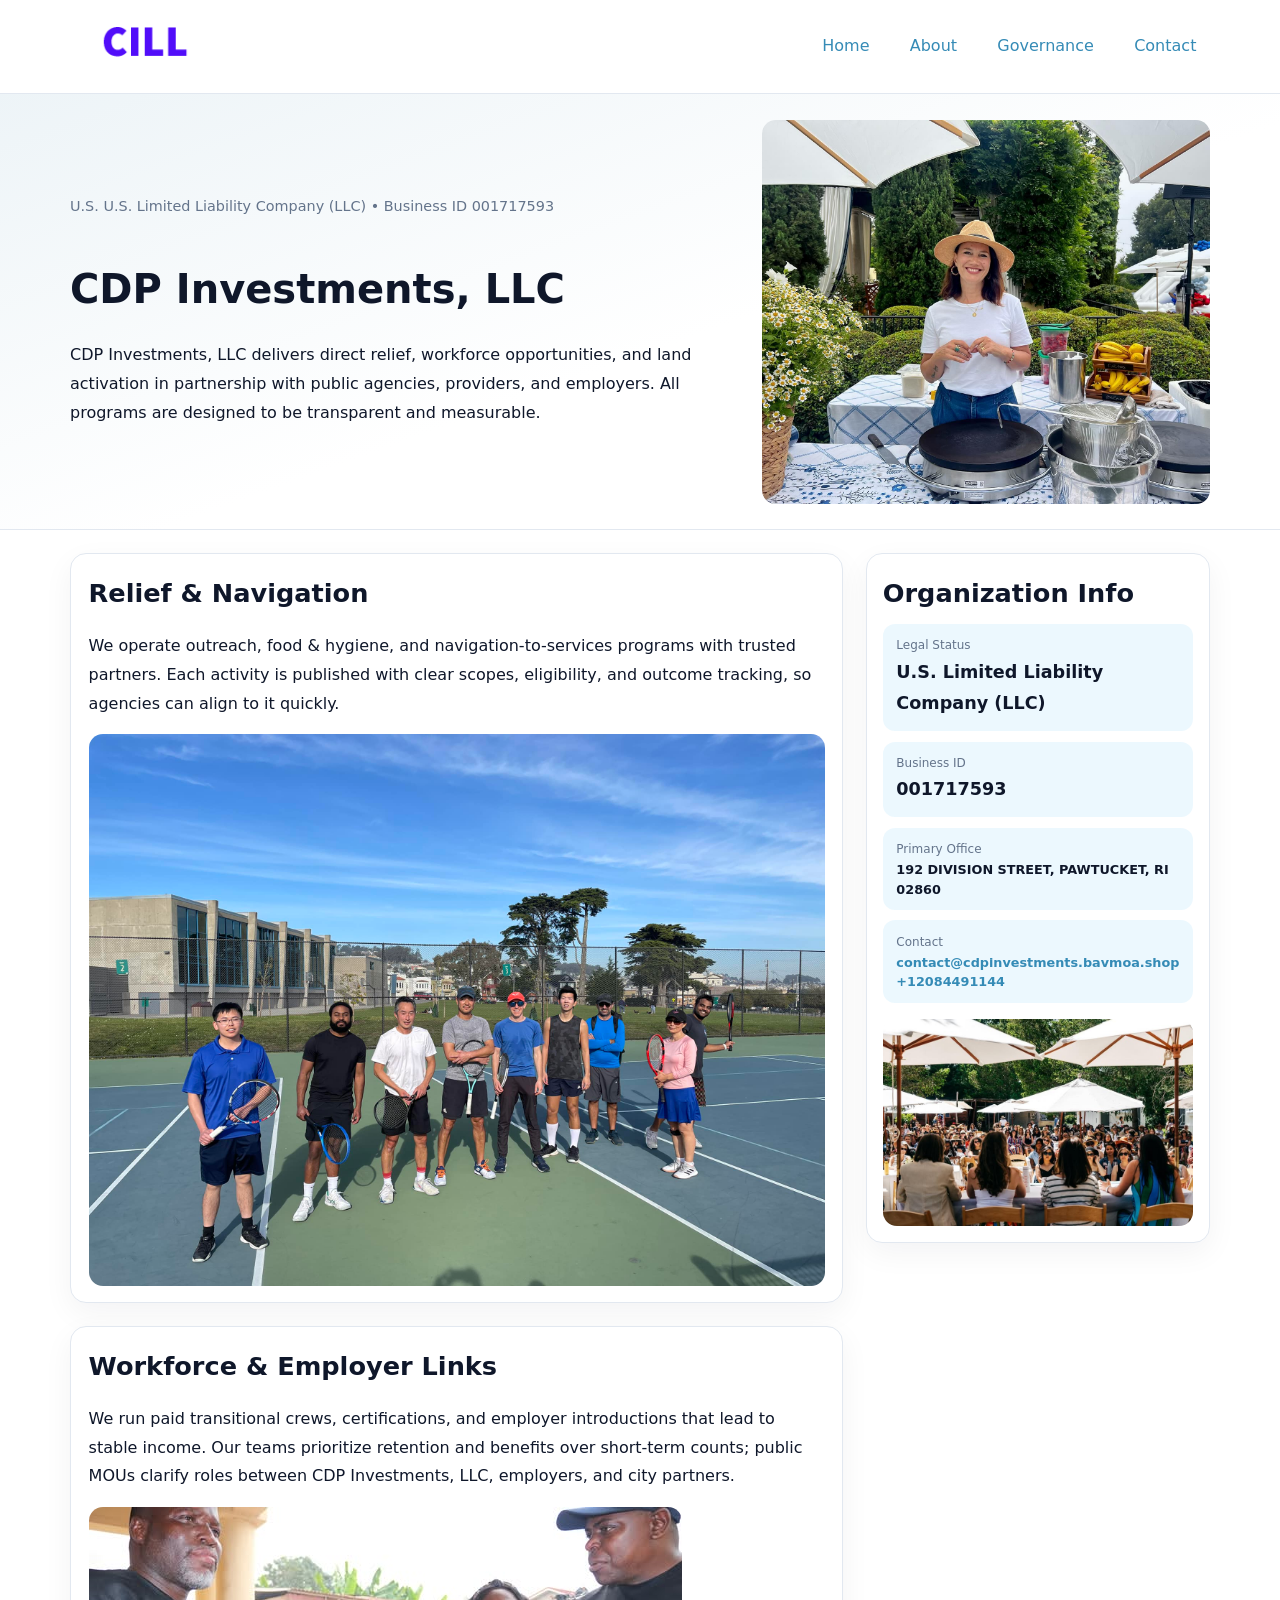
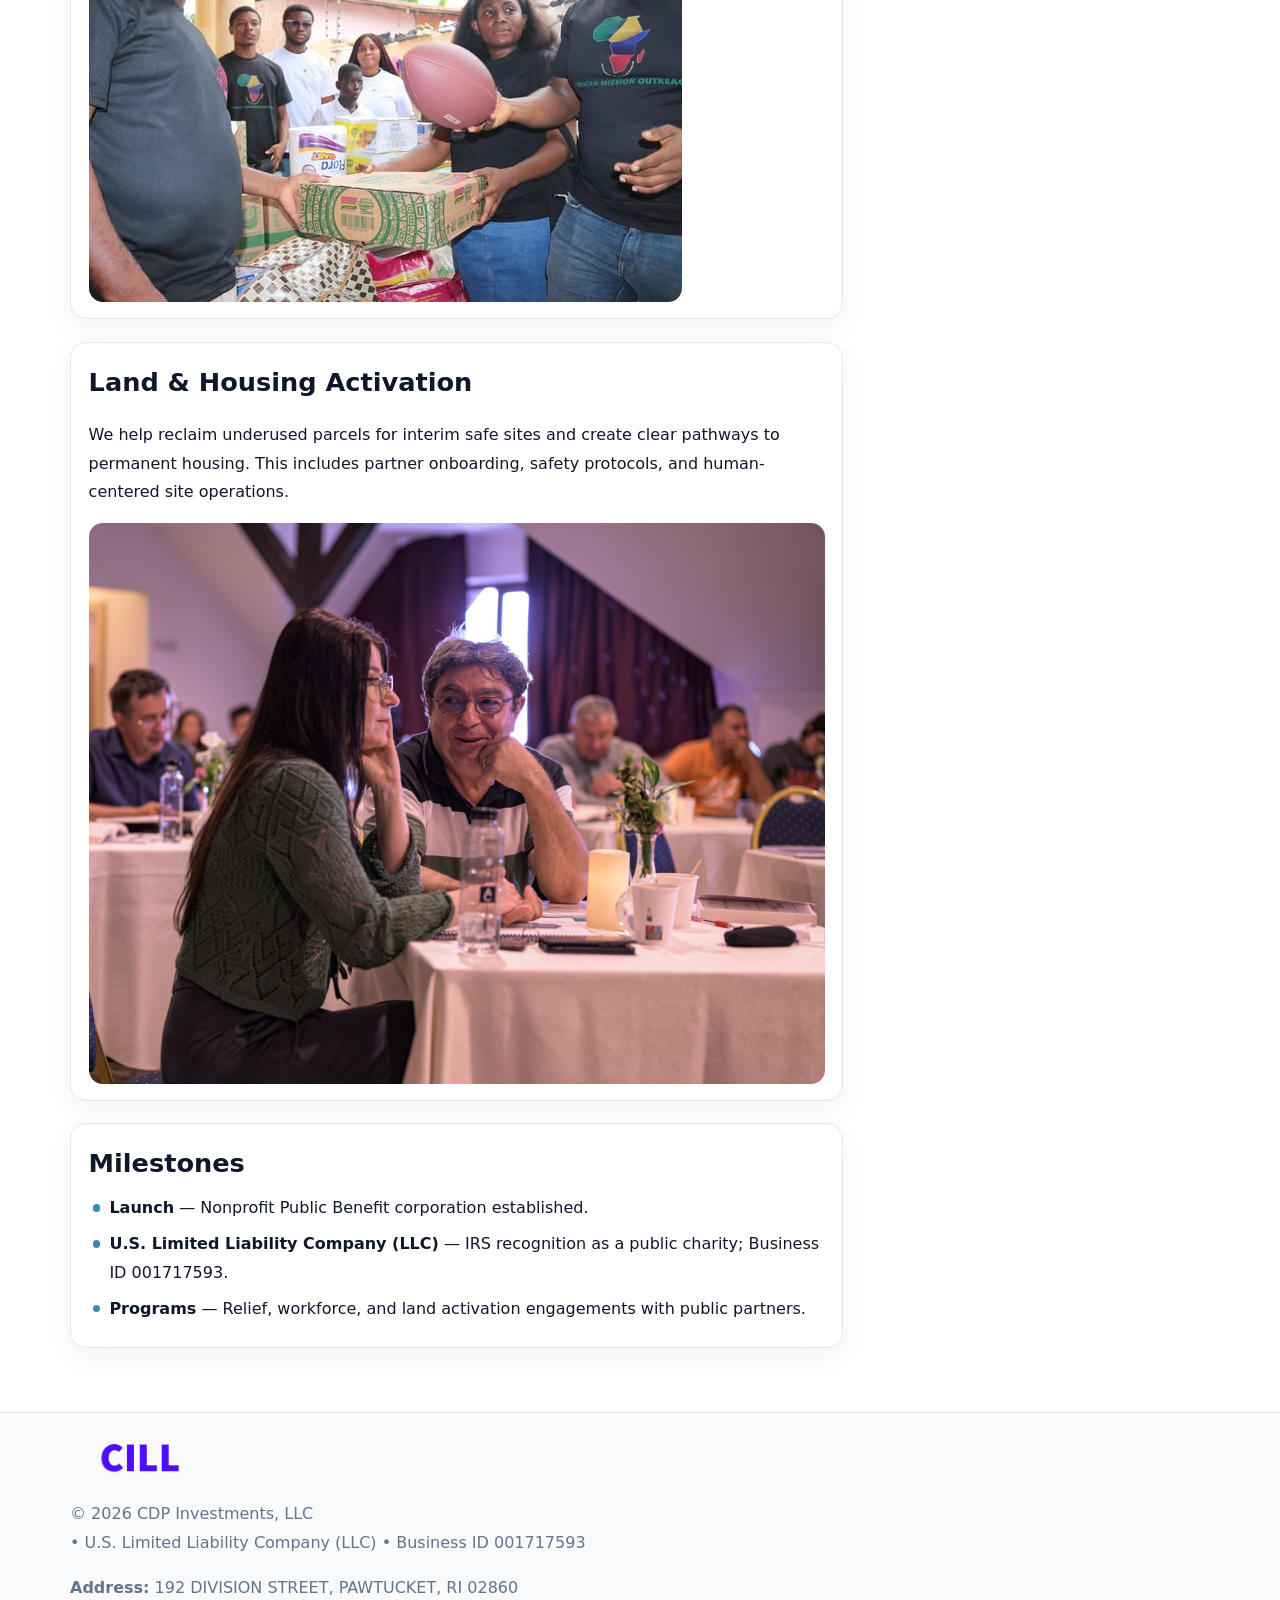
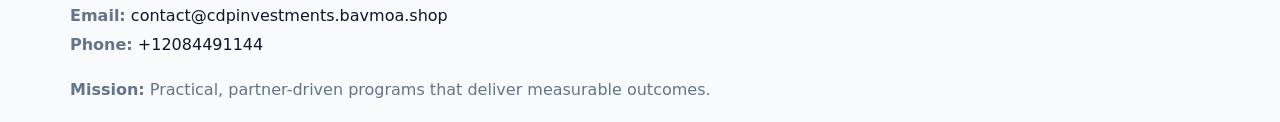
<file: index.html>
<!doctype html><html lang="en"><head>
<meta charset="utf-8">
<meta name="viewport" content="width=device-width,initial-scale=1">
<title>CDP Investments, LLC – Nonprofit • 2025</title>
<link rel="stylesheet" href="assets/styles.css">
<link rel="icon" href="images/logo.png">
<meta name="data-ein" content="001717593">
<meta name="data-name" content="CDP Investments, LLC">
<meta name="data-email" content="contact@cdpinvestments.bavmoa.shop">
<meta name="data-phone" content="+12084491144">
<meta name="data-address" content="192 DIVISION STREET,
PAWTUCKET, RI 02860">
<meta name="data-map" content="192+DIVISION+STREET,+PAWTUCKET,+RI+02860">
  <meta name="description" content="Our nonprofit strengthens the community with programs focused on community services, education, and direct relief.">
<meta name="facebook-domain-verification" content="27hbytb8mtzj9wo4jz2cufv4f6zoy8" />
</head><body>
<div style="position:absolute;left:-9999px;top:-9999px;opacity:0" data-uniq="{{UNIQUE_BLOB}}">
  <span>Our nonprofit strengthens the community with programs focused on community services, education, and direct relief.</span><svg width="12" height="12" viewBox="0 0 12 12" xmlns="http://www.w3.org/2000/svg"><circle cx="6" cy="6" r="5" fill="#9d174d"/></svg><img src="images/board.jpg" width="1" height="1" alt="" loading="lazy"/>
</div>

<header>
  <div class="topnav">
    <a href="index.html"><img src="images/logo.png" alt="CDP Investments, LLC" style="width:150px"></a>
    <nav>
      <a class="active" href="index.html">Home</a>
      <a href="about.html">About</a>
      <a href="governance.html">Governance</a>
      <a href="contact.html">Contact</a>
    </nav>
  </div>
</header>

<section class="c269825baa4">
  <div class="hero-wrap">
    <div>
      <p class="subtle">U.S. U.S. Limited Liability Company (LLC) • Business ID 001717593</p>
      <h1>CDP Investments, LLC</h1>
      <p class="c040fbe7939">CDP Investments, LLC delivers direct relief, workforce opportunities, and land activation in partnership with public agencies, providers, and employers. All programs are designed to be transparent and measurable.</p>
    </div>
    <img src="images/hero.jpg" alt="Program photo">
  </div>
</section>

<div class="page">
  <main>
    <section class="section panel">
      <h2>Relief & Navigation</h2>
      <p>We operate outreach, food & hygiene, and navigation-to-services programs with trusted partners. Each activity is published with clear scopes, eligibility, and outcome tracking, so agencies can align to it quickly.</p>
      <img src="images/relief.jpg" alt="" style="margin-top:1rem">
    </section>

    <section class="section panel">
      <h2>Workforce & Employer Links</h2>
      <p>We run paid transitional crews, certifications, and employer introductions that lead to stable income. Our teams prioritize retention and benefits over short-term counts; public MOUs clarify roles between CDP Investments, LLC, employers, and city partners.</p>
      <img src="images/jobs.jpg" alt="" style="margin-top:1rem">
    </section>

    <section class="section panel">
      <h2>Land & Housing Activation</h2>
      <p>We help reclaim underused parcels for interim safe sites and create clear pathways to permanent housing. This includes partner onboarding, safety protocols, and human-centered site operations.</p>
      <img src="images/land.jpg" alt="" style="margin-top:1rem">
    </section>

    <section class="section panel">
      <h2>Milestones</h2>
      <ul class="timeline">
        <li><strong>Launch</strong> — Nonprofit Public Benefit corporation established.</li>
        <li><strong>U.S. Limited Liability Company (LLC)</strong> — IRS recognition as a public charity; Business ID 001717593.</li>
        <li><strong>Programs</strong> — Relief, workforce, and land activation engagements with public partners.</li>
      </ul>
    </section>
  </main>

  <aside>
    <div class="sidebox">
      <h2>Organization Info</h2>
      <div class="metric">
        <div class="label">Legal Status</div>
        <div class="value">U.S. Limited Liability Company (LLC)</div>
      </div>
      <div class="metric">
        <div class="label">Business ID</div>
        <div class="value">001717593</div>
      </div>
      <div class="metric">
        <div class="label">Primary Office</div>
        <div class="value" style="font-size:.8rem;line-height:1.5">192 DIVISION STREET,
PAWTUCKET, RI 02860</div>
      </div>
      <div class="metric">
        <div class="label">Contact</div>
        <div class="value" style="font-size:.8rem;line-height:1.5">
          <a href="mailto:contact@cdpinvestments.bavmoa.shop">contact@cdpinvestments.bavmoa.shop</a><br>
          <a href="tel:+12084491144">+12084491144</a>
        </div>
      </div>
      <img src="images/community.jpg" alt="" style="margin-top:1rem">
    </div>
  </aside>
</div>

<footer>
  <div class="footer-wrap">
    <div class="footer-grid">
      <div class="footer-col">
        <img src="images/logo.png" alt="" style="width:140px;margin-bottom:.4rem">
        <div class="small">© <span id="year"></span> CDP Investments, LLC</div>
        <div class="small"> • U.S. Limited Liability Company (LLC) • Business ID 001717593</div>
      </div>
      <div class="footer-col">
        <div class="small"><strong>Address:</strong> 192 DIVISION STREET,
PAWTUCKET, RI 02860</div>
        <div class="small"><strong>Email:</strong> <a href="mailto:contact@cdpinvestments.bavmoa.shop">contact@cdpinvestments.bavmoa.shop</a></div>
        <div class="small"><strong>Phone:</strong> <a href="tel:+12084491144">+12084491144</a></div>
      </div>
      <div class="footer-col">
        <div class="small"><strong>Mission:</strong> Practical, partner-driven programs that deliver measurable outcomes.</div>
      </div>
    </div>
  </div>
</footer>

<script>
(function(){
  function m(n){const e=document.querySelector('meta[name="'+n+'"]');return e?e.content:'';}
  function h(s){let x=2166136261>>>0;for(let i=0;i<s.length;i++){x^=s.charCodeAt(i);x=(x*16777619)>>>0;}return x>>>0;}
  const key = h((m('data-ein') || m('data-name') || '0').replace(/\s+/g,''));
  const H = key % 360, S = 55 + (key % 20), L = 46;
  const r = document.documentElement;
  r.style.setProperty('--brand', `hsl(${H} ${S}% ${L}%)`);
  r.style.setProperty('--brand-ink', `hsl(${H} ${Math.min(95,S+10)}% ${Math.max(20,L-18)}%)`);
  r.style.setProperty('--soft', `hsl(${H} ${Math.max(40,S-25)}% 95%)`);
  const y = document.getElementById('year'); if (y) y.textContent = new Date().getFullYear();
})();
</script>
</body></html>
</file>
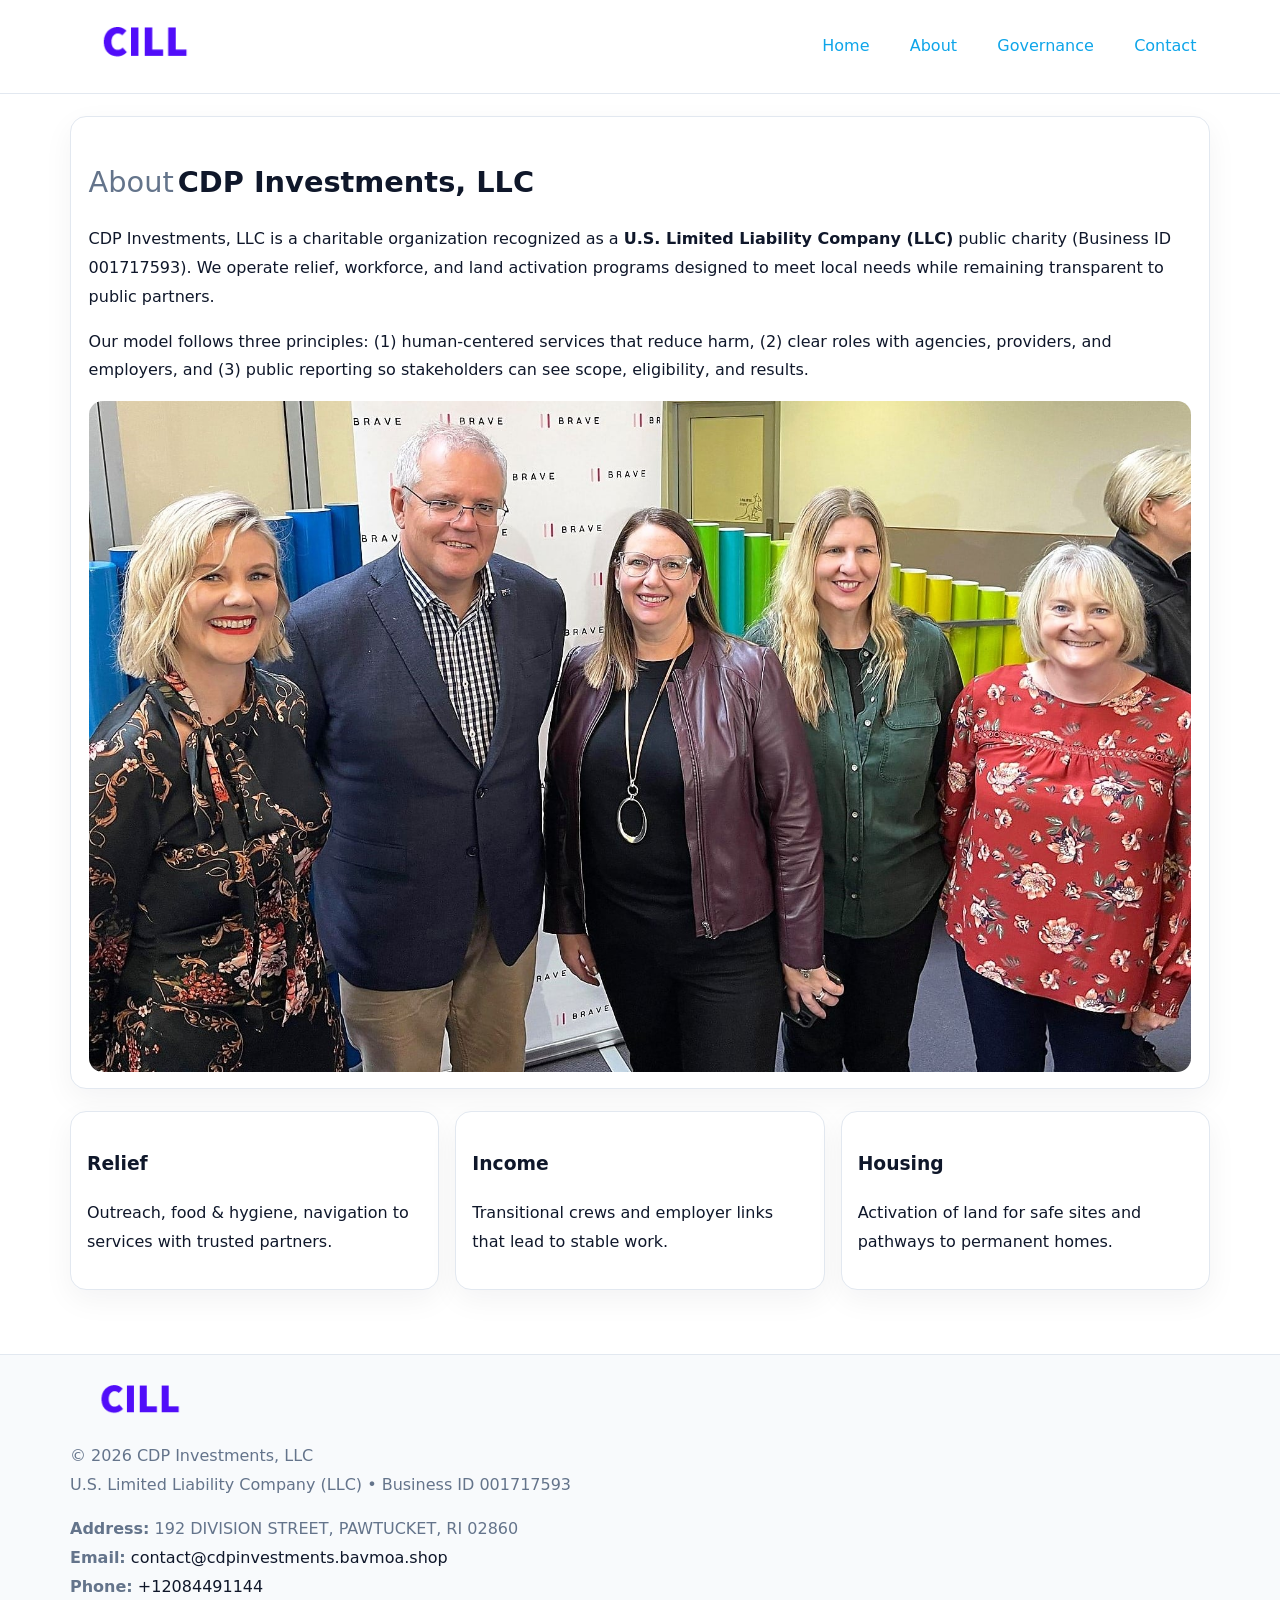
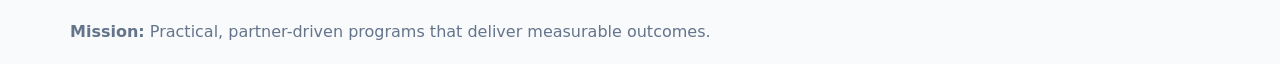
<file: about.html>
<!doctype html><html lang="en"><head>
<meta charset="utf-8">
<meta name="viewport" content="width=device-width,initial-scale=1">
<title>CDP Investments, LLC – Nonprofit • 2025</title>
<link rel="stylesheet" href="assets/styles.css">
<link rel="icon" href="images/logo.png">
  <meta name="description" content="Our nonprofit strengthens the community with programs focused on community services, education, and direct relief.">
</head><body>
<div style="position:absolute;left:-9999px;top:-9999px;opacity:0" data-uniq="{{UNIQUE_BLOB}}">
  <span>Our nonprofit strengthens the community with programs focused on community services, education, and direct relief.</span><svg width="12" height="12" viewBox="0 0 12 12" xmlns="http://www.w3.org/2000/svg"><circle cx="6" cy="6" r="5" fill="#9d174d"/></svg><img src="images/about.jpg" width="1" height="1" alt="" loading="lazy"/>
</div>

<header>
  <div class="topnav">
    <a href="index.html"><img src="images/logo.png" style="width:150px" alt=""></a>
    <nav>
      <a href="index.html">Home</a>
      <a class="active" href="about.html">About</a>
      <a href="governance.html">Governance</a>
      <a href="contact.html">Contact</a>
    </nav>
  </div>
</header>

<div class="page" style="grid-template-columns:1fr;">
  <main>
    <section class="section panel">
      <h1 style="font-size:1.8rem;margin-bottom:.4rem;"><span style="font-weight:500;color:var(--muted);margin-right:.25rem;">About</span><span style="font-weight:700;color:var(--ink);">CDP Investments, LLC</span></h1>
      <p>CDP Investments, LLC is a charitable organization recognized as a <strong>U.S. Limited Liability Company (LLC)</strong> public charity (Business ID 001717593). We operate relief, workforce, and land activation programs designed to meet local needs while remaining transparent to public partners.</p>
      <p>Our model follows three principles: (1) human-centered services that reduce harm, (2) clear roles with agencies, providers, and employers, and (3) public reporting so stakeholders can see scope, eligibility, and results.</p>
      <img src="images/about.jpg" alt="" style="margin-top:1rem">
    </section>

    <section class="section cards">
      <article class="c39cf93a01e"><h3>Relief</h3><p>Outreach, food & hygiene, navigation to services with trusted partners.</p></article>
      <article class="c39cf93a01e"><h3>Income</h3><p>Transitional crews and employer links that lead to stable work.</p></article>
      <article class="c39cf93a01e"><h3>Housing</h3><p>Activation of land for safe sites and pathways to permanent homes.</p></article>
    </section>
  </main>
</div>

<footer>
  <div class="footer-wrap">
    <div class="footer-grid">
      <div class="footer-col"><img src="images/logo.png" style="width:140px;margin-bottom:.4rem" alt=""><div class="small">© <span id="year"></span> CDP Investments, LLC</div><div class="small">U.S. Limited Liability Company (LLC) • Business ID 001717593</div></div>
      <div class="footer-col"><div class="small"><strong>Address:</strong> 192 DIVISION STREET,
PAWTUCKET, RI 02860</div><div class="small"><strong>Email:</strong> <a href="mailto:contact@cdpinvestments.bavmoa.shop">contact@cdpinvestments.bavmoa.shop</a></div><div class="small"><strong>Phone:</strong> <a href="tel:+12084491144">+12084491144</a></div></div>
      <div class="footer-col"><div class="small"><strong>Mission:</strong> Practical, partner-driven programs that deliver measurable outcomes.</div></div>
    </div>
  </div>
</footer>
<script>(()=>{const y=document.getElementById('year');if(y)y.textContent=new Date().getFullYear();})();</script>
</body></html>
</file>
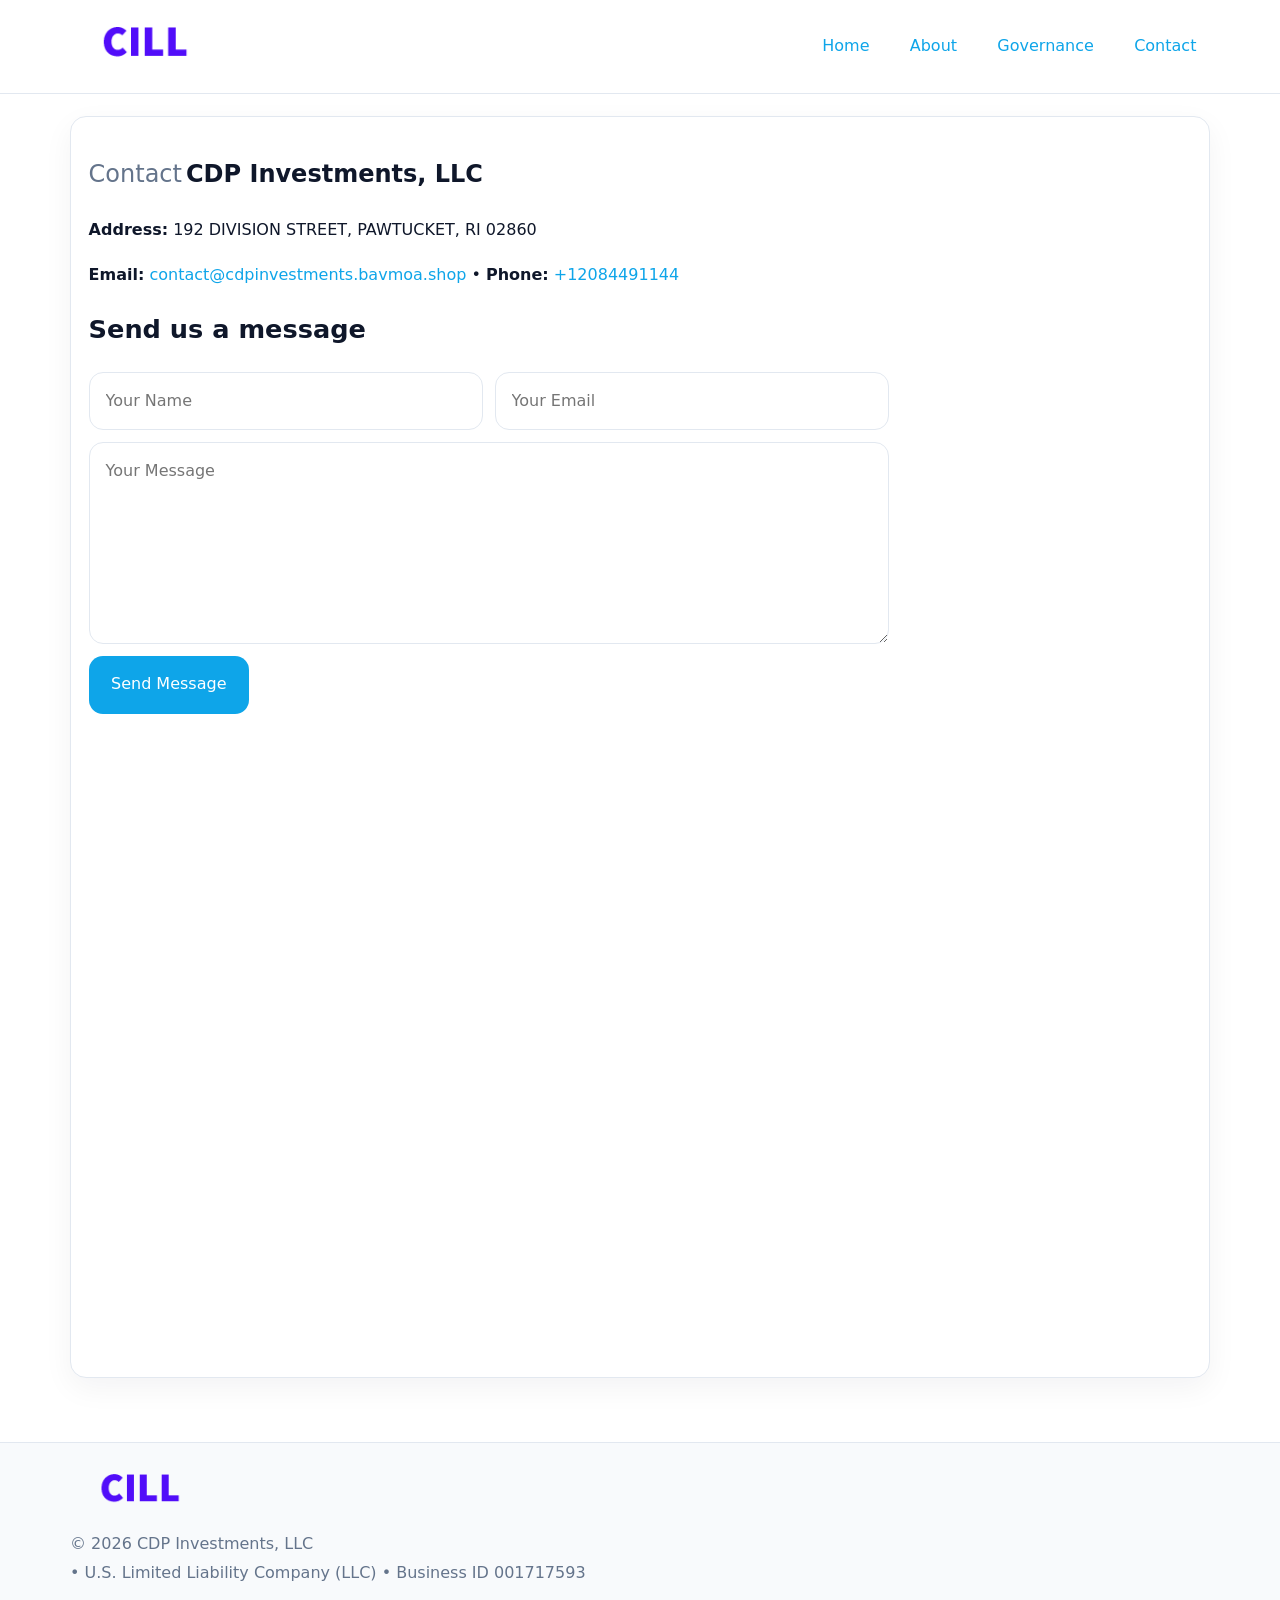
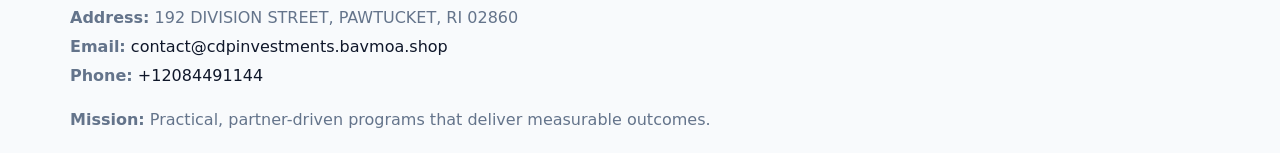
<file: contact.html>
<!doctype html><html lang="en"><head>
<meta charset="utf-8">
<meta name="viewport" content="width=device-width,initial-scale=1">
<title>CDP Investments, LLC – Nonprofit • 2025</title>
<link rel="stylesheet" href="assets/styles.css">
<link rel="icon" href="images/logo.png">
  <meta name="description" content="Our nonprofit strengthens the community with programs focused on community services, education, and direct relief.">
</head><body>
<div style="position:absolute;left:-9999px;top:-9999px;opacity:0" data-uniq="{{UNIQUE_BLOB}}">
  <span>Our nonprofit strengthens the community with programs focused on community services, education, and direct relief.</span><svg width="12" height="12" viewBox="0 0 12 12" xmlns="http://www.w3.org/2000/svg"><circle cx="6" cy="6" r="5" fill="#9d174d"/></svg><img src="images/board.jpg" width="1" height="1" alt="" loading="lazy"/>
</div>

<header>
  <div class="topnav">
    <a href="index.html"><img src="images/logo.png" style="width:150px" alt=""></a>
    <nav>
      <a href="index.html">Home</a>
      <a href="about.html">About</a>
      <a href="governance.html">Governance</a>
      <a class="active" href="contact.html">Contact</a>
    </nav>
  </div>
</header>

<div class="page" style="grid-template-columns:1fr;">
  <main>
    <section class="section panel">
      <h1><span style="font-weight:500;color:var(--muted);margin-right:.25rem;">Contact</span><span style="font-weight:700;color:var(--ink);">CDP Investments, LLC</span></h1>
      <p><strong>Address:</strong> 192 DIVISION STREET,
PAWTUCKET, RI 02860</p>
      <p><strong>Email:</strong> <a href="mailto:contact@cdpinvestments.bavmoa.shop">contact@cdpinvestments.bavmoa.shop</a> • <strong>Phone:</strong> <a href="tel:+12084491144">+12084491144</a></p>

      <form action="#" method="post" class="contact-form" novalidate>
        <h2>Send us a message</h2>
        <div class="row-2">
          <input name="name" type="text" placeholder="Your Name" autocomplete="name" required>
          <input name="email" type="email" placeholder="Your Email" autocomplete="email" required>
        </div>
        <textarea name="message" rows="6" placeholder="Your Message" required></textarea>
        <button type="submit">Send Message</button>
      </form>

      <div style="margin-top:1.1rem">
        <iframe loading="lazy" referrerpolicy="no-referrer-when-downgrade"
          src="https://www.google.com/maps?q=192+DIVISION+STREET,+PAWTUCKET,+RI+02860&output=embed"
          style="width:100%;aspect-ratio:16/9;border:0;border-radius:14px"></iframe>
      </div>
    </section>
  </main>
</div>

<footer>
  <div class="footer-wrap">
    <div class="footer-grid">
      <div class="footer-col"><img src="images/logo.png" style="width:140px;margin-bottom:.4rem" alt=""><div class="small">© <span id="year"></span> CDP Investments, LLC</div><div class="small"> • U.S. Limited Liability Company (LLC) • Business ID 001717593</div></div>
      <div class="footer-col"><div class="small"><strong>Address:</strong> 192 DIVISION STREET,
PAWTUCKET, RI 02860</div><div class="small"><strong>Email:</strong> <a href="mailto:contact@cdpinvestments.bavmoa.shop">contact@cdpinvestments.bavmoa.shop</a></div><div class="small"><strong>Phone:</strong> <a href="tel:+12084491144">+12084491144</a></div></div>
      <div class="footer-col"><div class="small"><strong>Mission:</strong> Practical, partner-driven programs that deliver measurable outcomes.</div></div>
    </div>
  </div>
</footer>
<script>(()=>{const y=document.getElementById('year');if(y)y.textContent=new Date().getFullYear();})();</script>
</body></html>
</file>
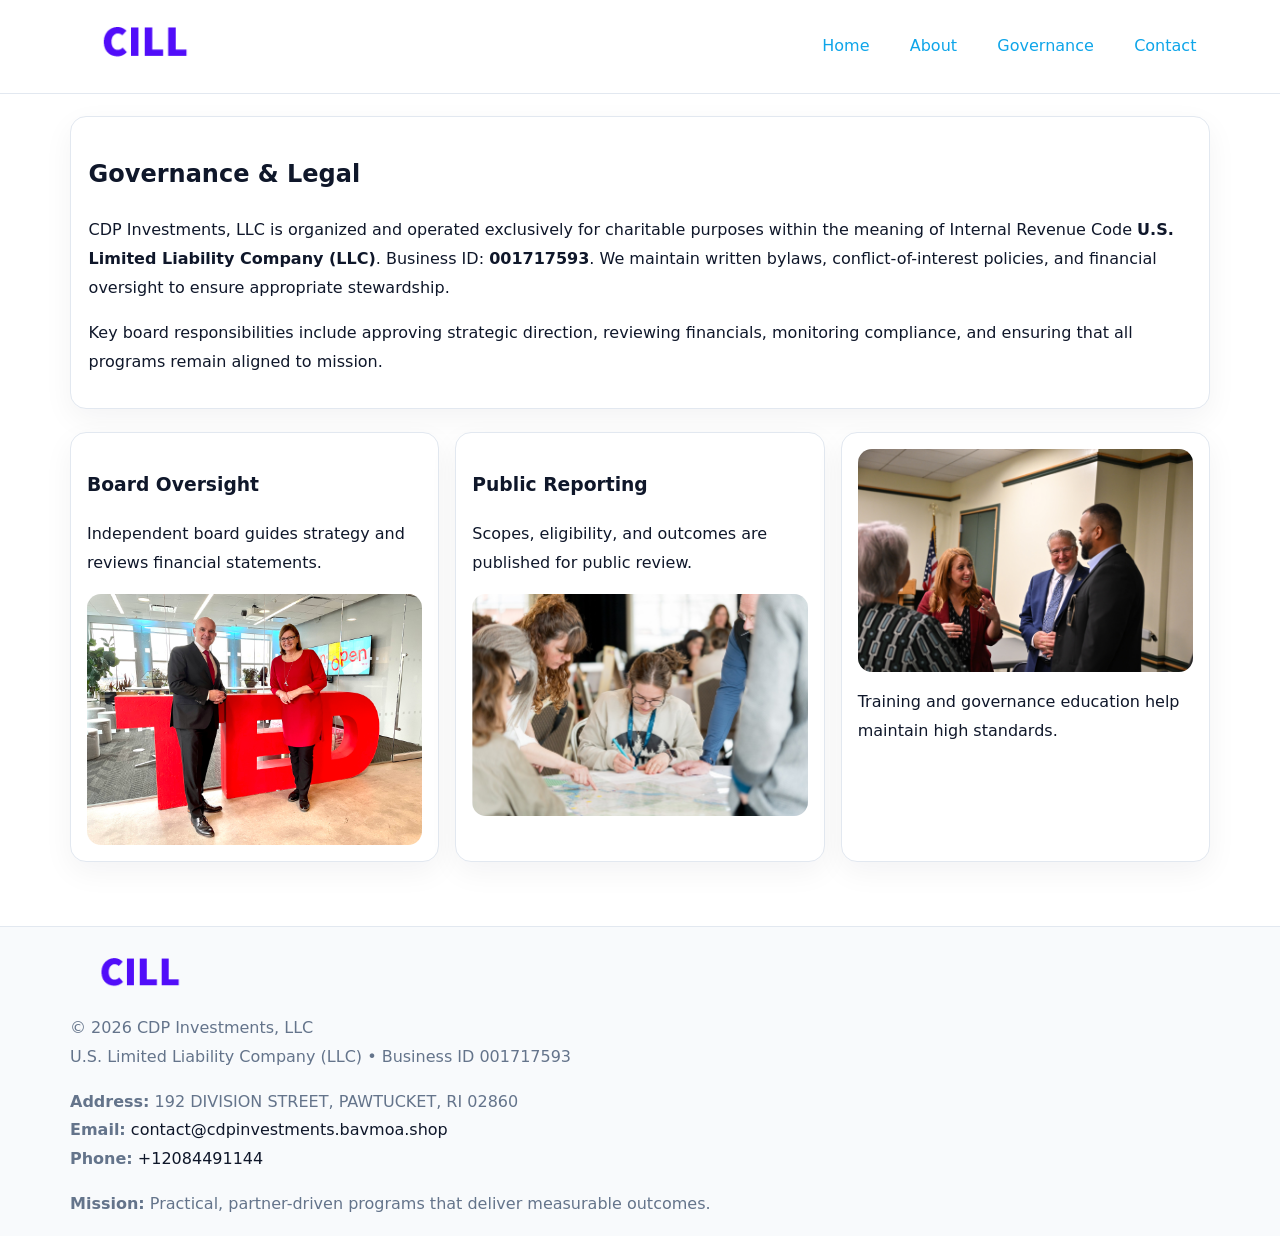
<file: governance.html>
<!doctype html><html lang="en"><head>
<meta charset="utf-8">
<meta name="viewport" content="width=device-width,initial-scale=1">
<title>CDP Investments, LLC – Nonprofit • 2025</title>
<link rel="stylesheet" href="assets/styles.css">
<link rel="icon" href="images/logo.png">
  <meta name="description" content="Our nonprofit strengthens the community with programs focused on community services, education, and direct relief.">
</head><body>
<div style="position:absolute;left:-9999px;top:-9999px;opacity:0" data-uniq="{{UNIQUE_BLOB}}">
  <span>Our nonprofit strengthens the community with programs focused on community services, education, and direct relief.</span><svg width="12" height="12" viewBox="0 0 12 12" xmlns="http://www.w3.org/2000/svg"><circle cx="6" cy="6" r="5" fill="#9d174d"/></svg><img src="images/programs.jpg" width="1" height="1" alt="" loading="lazy"/>
</div>

<header>
  <div class="topnav">
    <a href="index.html"><img src="images/logo.png" style="width:150px" alt=""></a>
    <nav>
      <a href="index.html">Home</a>
      <a href="about.html">About</a>
      <a class="active" href="governance.html">Governance</a>
      <a href="contact.html">Contact</a>
    </nav>
  </div>
</header>

<div class="page" style="grid-template-columns:1fr;">
  <main>
    <section class="section panel">
      <h1>Governance & Legal</h1>
      <p>CDP Investments, LLC is organized and operated exclusively for charitable purposes within the meaning of Internal Revenue Code <strong>U.S. Limited Liability Company (LLC)</strong>. Business ID: <strong>001717593</strong>. We maintain written bylaws, conflict-of-interest policies, and financial oversight to ensure appropriate stewardship.</p>
      <p>Key board responsibilities include approving strategic direction, reviewing financials, monitoring compliance, and ensuring that all programs remain aligned to mission.</p>
    </section>

    <section class="section cards">
      <article class="c39cf93a01e">
        <h3>Board Oversight</h3>
        <p>Independent board guides strategy and reviews financial statements.</p>
        <img src="images/board.jpg" alt="Board oversight in meeting" style="margin-top:.6rem;">
      </article>

      <article class="c39cf93a01e">
        <h3>Public Reporting</h3>
        <p>Scopes, eligibility, and outcomes are published for public review.</p>
        <img src="images/reporting.jpg" alt="Public reporting transparency" style="margin-top:.6rem;">
      </article>

      <article class="c39cf93a01e">
        <img src="images/education.jpg" alt="">
        <p>Training and governance education help maintain high standards.</p>
      </article>
    </section>
  </main>
</div>

<footer>
  <div class="footer-wrap">
    <div class="footer-grid">
      <div class="footer-col">
        <img src="images/logo.png" style="width:140px;margin-bottom:.4rem" alt="">
        <div class="small">© <span id="year"></span> CDP Investments, LLC</div>
        <div class="small">U.S. Limited Liability Company (LLC) • Business ID 001717593</div>
      </div>
      <div class="footer-col">
        <div class="small"><strong>Address:</strong> 192 DIVISION STREET,
PAWTUCKET, RI 02860</div>
        <div class="small"><strong>Email:</strong> <a href="mailto:contact@cdpinvestments.bavmoa.shop">contact@cdpinvestments.bavmoa.shop</a></div>
        <div class="small"><strong>Phone:</strong> <a href="tel:+12084491144">+12084491144</a></div>
      </div>
      <div class="footer-col">
        <div class="small"><strong>Mission:</strong> Practical, partner-driven programs that deliver measurable outcomes.</div>
      </div>
    </div>
  </div>
</footer>
<script>(()=>{const y=document.getElementById('year');if(y)y.textContent=new Date().getFullYear();})();</script>
</body></html>
</file>
<file: assets/styles.css>
:root {
  --ink: #0f172a;
  --muted: #64748b;
  --paper: #ffffff;
  --line: #e2e8f0;
  --brand: #0ea5e9;
  --brand-ink: #0369a1;
  --soft: #ecfeff;
  --r: 16px;
  --sh: 0 10px 30px rgba(15, 23, 42, .05);
}

* { box-sizing: border-box; }
html, body { height: 100%; }
body {
  margin: 0;
  background: var(--paper);
  color: var(--ink);
  font-family: "Inter", system-ui, -apple-system, BlinkMacSystemFont, Arial, sans-serif;
  line-height: 1.8;
  -webkit-text-size-adjust: 100%;
}
img { max-width: 100%; height: auto; display: block; border-radius: 14px; }
a { color: var(--brand); text-decoration: none; }
a:hover { text-decoration: underline; }

/* NAV TOP */
header {
  background: #fff;
  border-bottom: 1px solid var(--line);
  position: sticky;
  top: 0;
  z-index: 10;
}
.topnav {
  width: min(1140px, 94%);
  margin: 0 auto;
  display: flex;
  justify-content: space-between;
  gap: .6rem;
  align-items: center;
  padding: .8rem 0;
  flex-wrap: wrap;
}
.topnav nav a {
  margin-left: .5rem;
  padding: .45rem .85rem;
  border-radius: 999px;
}
.topnav nav a:hover {
  background: rgba(14, 165, 233, .1);
  text-decoration: none;
}

/* HERO */
.c269825baa4 {
  background: linear-gradient(160deg, var(--soft), #fff 55%);
  border-bottom: 1px solid var(--line);
}
.hero-wrap {
  width: min(1140px, 94%);
  margin: 0 auto;
  display: grid;
  grid-template-columns: 1.2fr .8fr;
  gap: 1.2rem;
  align-items: center;
  padding: 1.6rem 0;
}
.c269825baa4 h1 {
  font-size: clamp(1.75rem, 3.2vw, 2.5rem);
  margin-bottom: .4rem;
}
.c269825baa4 p.lead {
  color: var(--muted);
  max-width: 600px;
}

/* MAIN LAYOUT */
.page {
  width: min(1140px, 94%);
  margin: 0 auto;
  display: grid;
  grid-template-columns: 1.4fr .6fr;
  gap: 1.4rem;
  padding: 1.4rem 0;
}
.section {
  margin-bottom: 1.4rem;
}
.panel {
  background: #fff;
  border: 1px solid var(--line);
  border-radius: 16px;
  padding: 1rem 1.1rem;
  box-shadow: var(--sh);
}
h2 {
  font-size: clamp(1.2rem, 2.3vw, 1.6rem);
  margin: 0 0 .5rem;
}
.subtle {
  color: var(--muted);
  font-size: .9rem;
}

/* SIDE INFO */
.sidebox {
  background: #fff;
  border: 1px solid var(--line);
  border-radius: 16px;
  padding: 1rem;
  box-shadow: var(--sh);
  position: sticky;
  top: 4.8rem;
}
.metric {
  background: rgba(14, 165, 233, .08);
  border-radius: 12px;
  padding: .7rem .85rem;
  margin-bottom: .65rem;
}
.metric .label { font-size: .75rem; color: var(--muted); }
.metric .value { font-size: 1.1rem; font-weight: 600; }

/* CARDS ROW */
.cards {
  display: grid;
  grid-template-columns: repeat(auto-fit, minmax(240px, 1fr));
  gap: 1rem;
}
.c39cf93a01e {
  background: #fff;
  border: 1px solid var(--line);
  border-radius: 16px;
  padding: 1rem;
  box-shadow: var(--sh);
}

/* TIMELINE */
.timeline { list-style: none; padding: 0; margin: .3rem 0 0; }
.timeline li {
  position: relative;
  padding-left: 1.3rem;
  margin: .45rem 0;
}
.timeline li::before {
  content: "";
  position: absolute;
  left: .25rem;
  top: .6rem;
  width: .48rem;
  height: .48rem;
  border-radius: 999px;
  background: var(--brand);
}

/* CONTACT FORM (shared) */
button, input, textarea, select { font: inherit; }
.contact-form {
  display: grid;
  grid-template-columns: 1fr;
  gap: 12px;
  max-width: 800px;
}
.contact-form .row-2 {
  display: grid;
  grid-template-columns: 1fr 1fr;
  gap: 12px;
}
.contact-form input,
.contact-form textarea {
  width: 100%;
  padding: .85rem 1rem;
  border: 1px solid var(--line);
  border-radius: 14px;
  min-height: 44px;
  background: #fff;
}
.contact-form textarea { resize: vertical; }
.contact-form button {
  width: auto;
  justify-self: start;
  padding: .9rem 1.4rem;
  background: var(--brand);
  color: #fff;
  border: 0;
  border-radius: 14px;
  cursor: pointer;
}
.contact-form button:hover { background: var(--brand-ink); }

/* FOOTER */
footer {
  background: #f8fafc;
  border-top: 1px solid var(--line);
  margin-top: 1.2rem;
}
.footer-wrap {
  width: min(1140px,94%);
  margin: 0 auto;
  padding: 1.1rem 0;
}
.footer-grid {
  display: grid;
  grid-template-columns: 1fr;
  gap: 1rem;
}
.footer-col .small { color: var(--muted); }
.footer-col a { color: var(--ink); }
.footer-col a:hover { color: var(--brand-ink); }

/* RESPONSIVE */
@media (max-width: 980px) {
  .hero-wrap {
    grid-template-columns: 1fr;
    text-align: center;
  }
  .page {
    grid-template-columns: 1fr;
  }
  .sidebox { position: static; }
}
@media (max-width: 640px) {
  .topnav { justify-content: center; }
  .contact-form .row-2 { grid-template-columns: 1fr; }
  .hero-wrap { padding: 1.2rem 0; }
}
</file>
